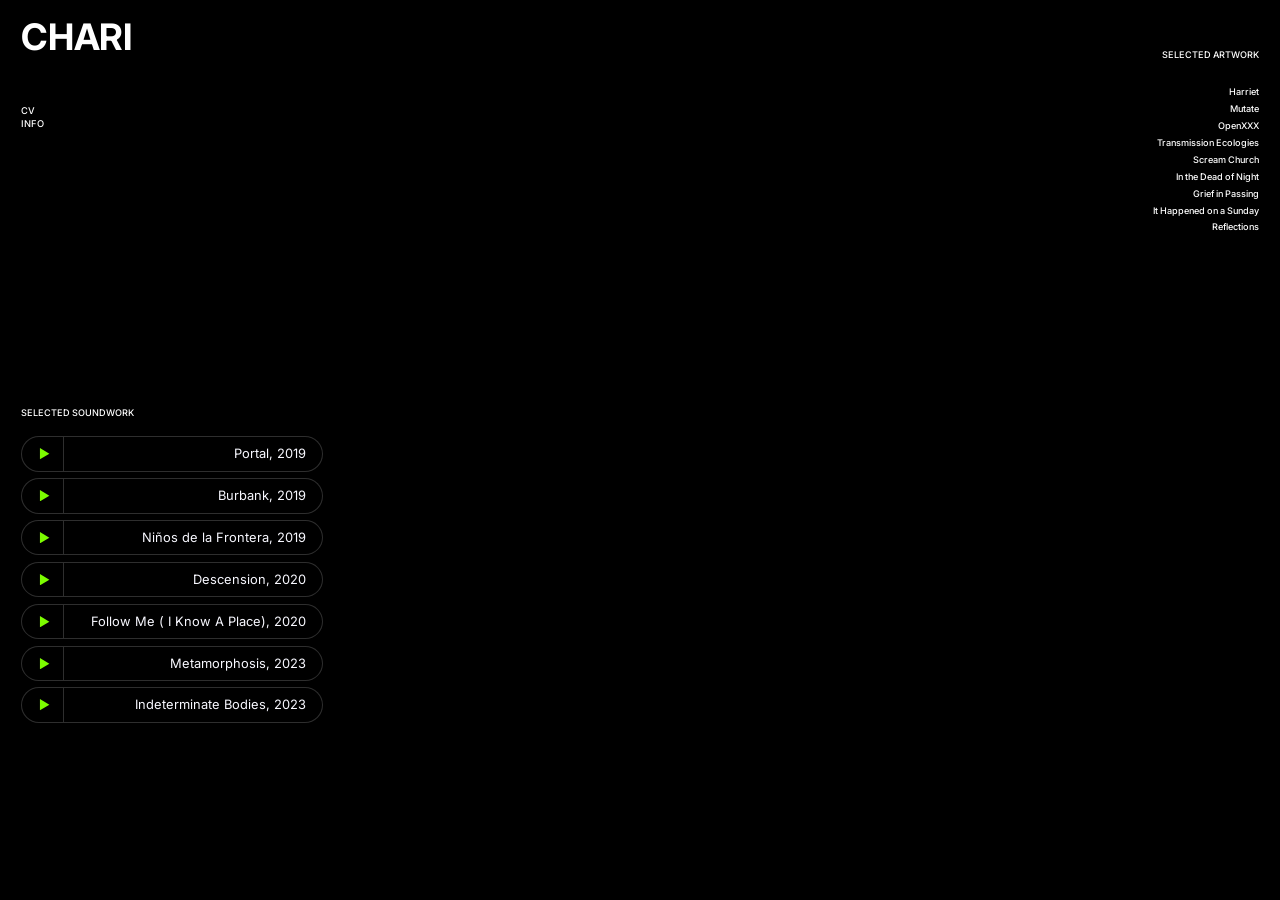
<file: index.html>
<!DOCTYPE html>
<html lang="en">
<head>
	<meta charset="utf-8">
	<meta name="viewport" content="width=device-width, initial-scale=1">
	<title>CHARI</title>
	<meta name="description" content="CHARI Studio">
	<meta property="og:title" content="CHARI">
	<meta property="og:description" content="CHARI Studio">
	<meta property="og:image" content="media/og.jpg">
	<meta name="twitter:card" content="summary_large_image">
	<link rel="icon" href="media/favicon.ico">
	<link rel="preconnect" href="https://fonts.googleapis.com">
	<link rel="preconnect" href="https://fonts.gstatic.com" crossorigin>
	<link rel="stylesheet" href="https://fonts.googleapis.com/css2?family=Inter:ital,wght@0,400;0,500;0,700;1,400;1,500;1,700&display=swap">
	<link rel="stylesheet" href="assets/style.css">
</head>
<body class="home">
	<video id="bgvideo" src="media/orbit.mp4" autoplay muted loop playsinline preload="auto" aria-hidden="true"></video>

	<main class="page">
		<div class="cols" style="--gutter:2rem">
			<div style="--span:3">
				<a class="wordmark" href="./">CHARI</a>
				<div class="nav-small">
					<a href="cv/">CV</a><br>
					<a href="info/">INFO</a>
				</div>
			</div>
			<div style="--span:5"></div>
			<div style="--span:4" class="right artworks">
				<div class="label">SELECTED ARTWORK</div>
				<a href="harriet-1/">Harriet</a><br>
				<a href="mutate/">Mutate</a><br>
				<a href="openxxx/">OpenXXX</a><br>
				<a href="transmission-ecologies/">Transmission Ecologies<br>Scream Church</a><br>
				<a href="inthedeadofthenight/">In the Dead of Night</a><br>
				<a href="grief-in-passing/">Grief in Passing</a><br>
				<a href="it-happened-on-a-sunday/">It Happened on a Sunday</a><br>
				<a href="reflections/">Reflections</a>
			</div>
		</div>

		<div class="cols soundwork" style="--gutter:1rem">
			<div style="--span:3">
				<div class="label">SELECTED SOUNDWORK</div>
				<div data-audio="media/portal.mp3" data-label="Portal, 2019"></div>
				<div data-audio="media/burbank.mp3" data-label="Burbank, 2019"></div>
				<div data-audio="media/ninos-de-la-frontera.mp3" data-label="Niños de la Frontera, 2019"></div>
				<div data-audio="media/descension.mp3" data-label="Descension, 2020"></div>
				<div data-audio="media/follow-me.mp3" data-label="Follow Me ( I Know A Place), 2020"></div>
				<div data-audio="media/metamorphosis.mp3" data-label="Metamorphosis, 2023"></div>
				<div data-audio="media/indeterminate-bodies.mp3" data-label="Indeterminate Bodies, 2023"></div>
			</div>
		</div>
	</main>

	<script src="assets/site.js"></script>
</body>
</html>
</file>
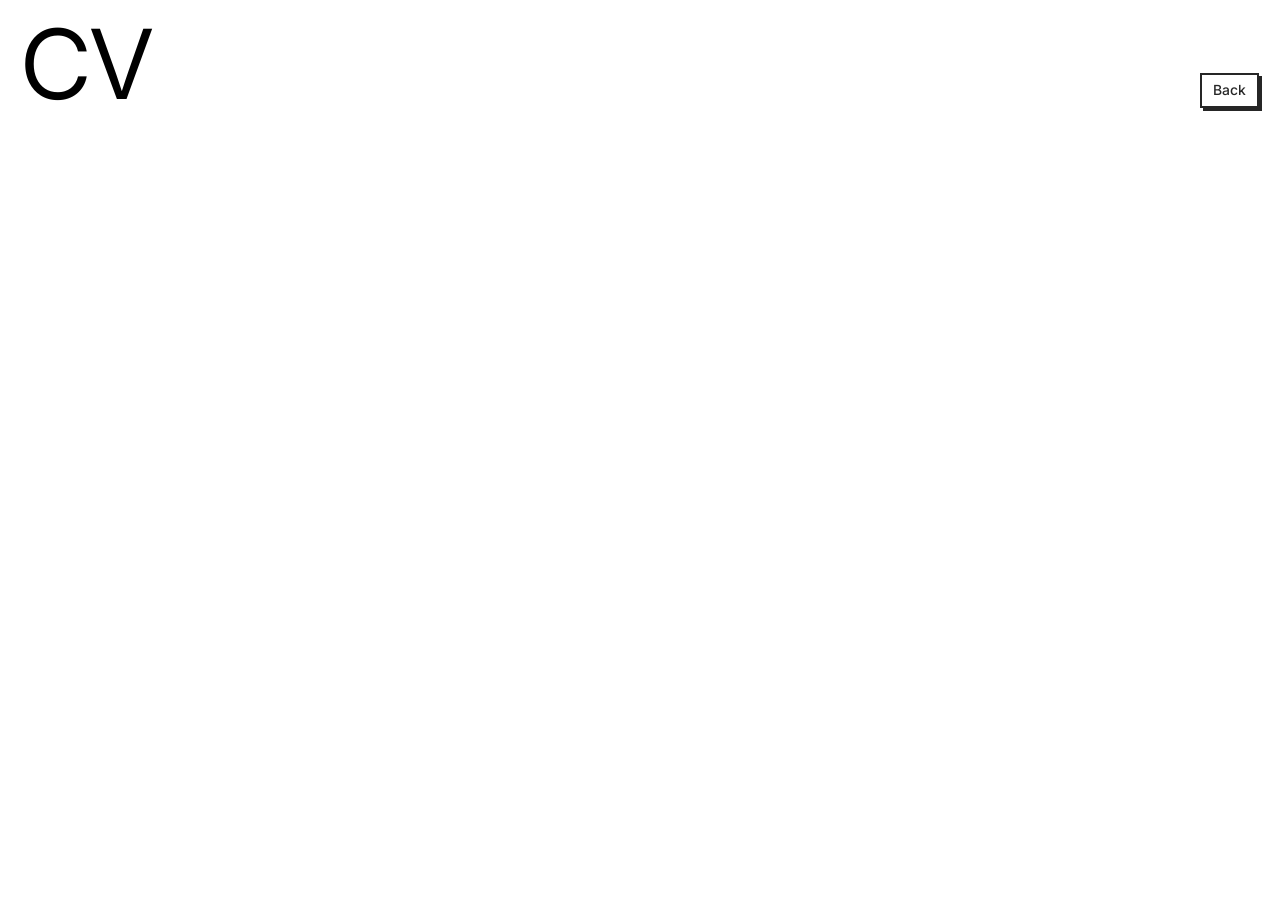
<file: cv/index.html>
<!DOCTYPE html>
<html lang="en">
<head>
	<meta charset="utf-8">
	<meta name="viewport" content="width=device-width, initial-scale=1">
	<title>CV | CHARI</title>
	<meta name="description" content="CHARI Studio">
	<meta property="og:title" content="CV | CHARI">
	<meta property="og:image" content="../media/og.jpg">
	<link rel="icon" href="../media/favicon.ico">
	<link rel="preconnect" href="https://fonts.googleapis.com">
	<link rel="preconnect" href="https://fonts.gstatic.com" crossorigin>
	<link rel="stylesheet" href="https://fonts.googleapis.com/css2?family=Inter:ital,wght@0,400;0,500;0,700;1,400;1,500;1,700&display=swap">
	<link rel="stylesheet" href="../assets/style.css">
</head>
<body class="project">
<main class="page">
<div class="project-title"><h1><b>CV</b></h1><a class="button-5" href="../">Back</a></div>
</main>
	<script src="../assets/site.js"></script>
</body>
</html>
</file>
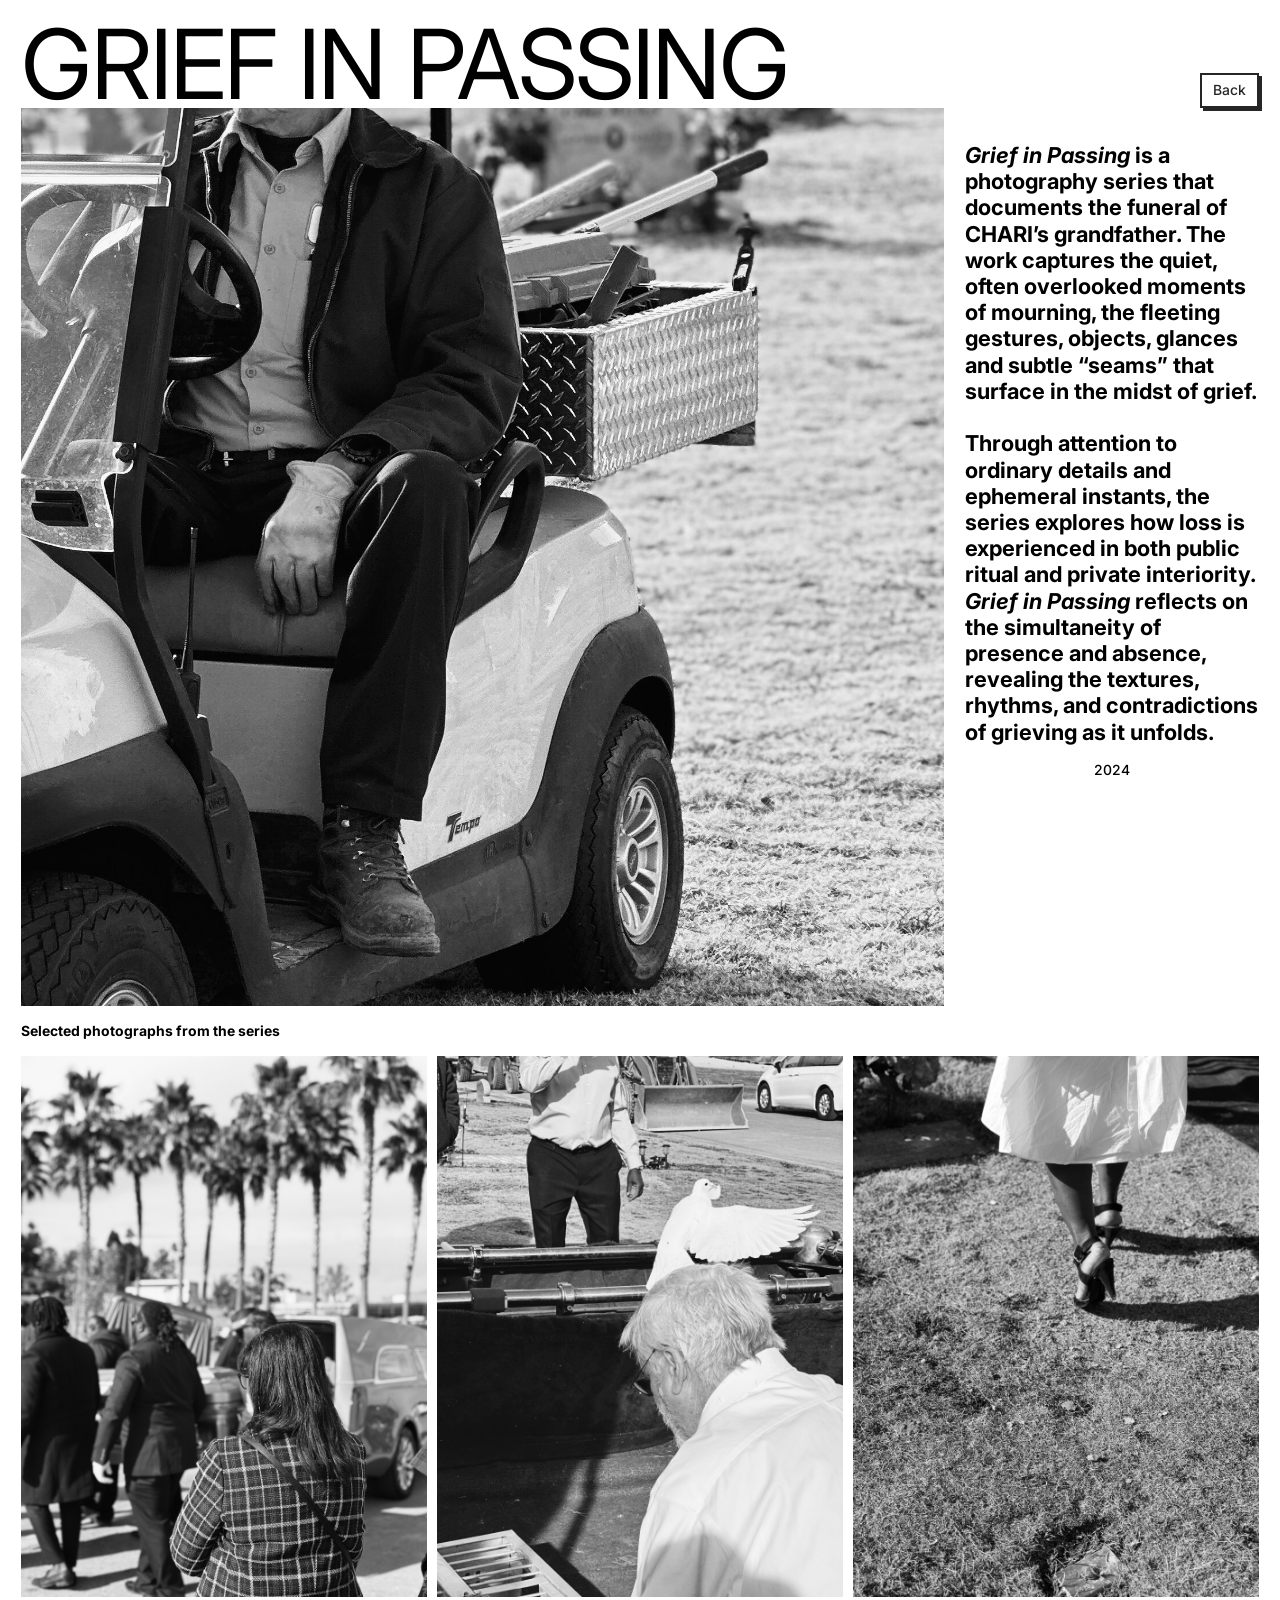
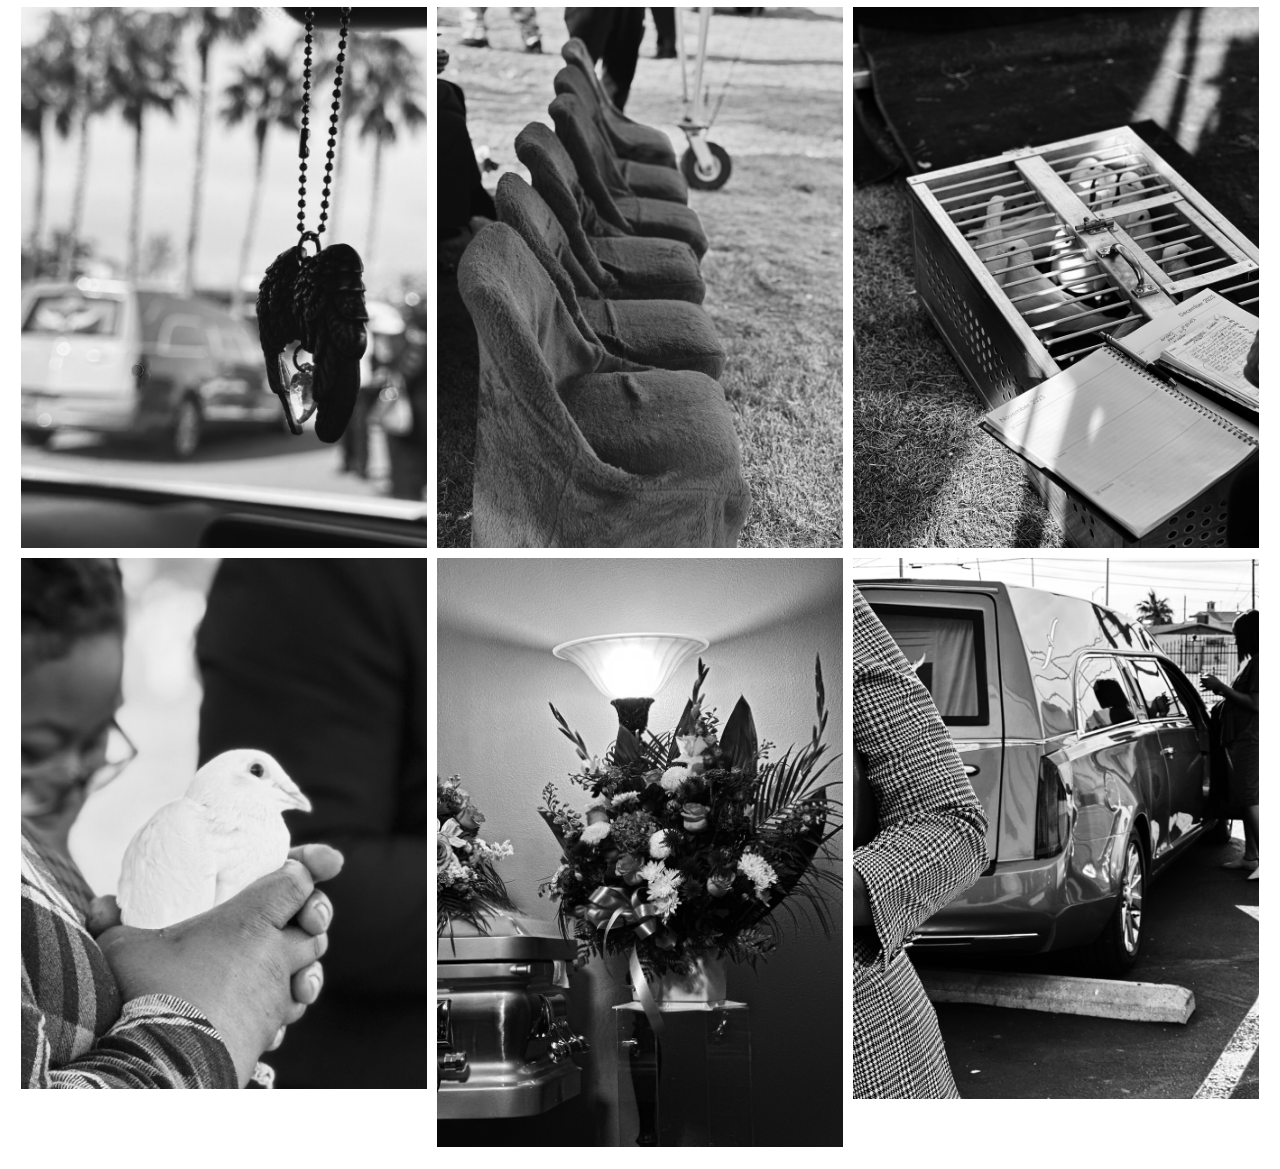
<file: grief-in-passing/index.html>
<!DOCTYPE html>
<html lang="en">
<head>
	<meta charset="utf-8">
	<meta name="viewport" content="width=device-width, initial-scale=1">
	<title>Grief in Passing | CHARI</title>
	<meta name="description" content="CHARI Studio">
	<meta property="og:title" content="Grief in Passing | CHARI">
	<meta property="og:image" content="../media/og.jpg">
	<link rel="icon" href="../media/favicon.ico">
	<link rel="preconnect" href="https://fonts.googleapis.com">
	<link rel="preconnect" href="https://fonts.gstatic.com" crossorigin>
	<link rel="stylesheet" href="https://fonts.googleapis.com/css2?family=Inter:ital,wght@0,400;0,500;0,700;1,400;1,500;1,700&display=swap">
	<link rel="stylesheet" href="../assets/style.css">
</head>
<body class="project">
<main class="page">
<div class="project-title"><h1>GRIEF IN PASSING</h1><a class="button-5" href="../">Back</a></div>
<div class="cols center">
	<div style="--span:9"><img class="media zoomable" src="../media/grief-c59ead1d-c213-413c-a57d-4487a8370bbb.jpg" alt="Photograph from Grief in Passing" loading="lazy"></div>
	<div style="--span:3">
		<br><br>
		<div class="left"><b><span style="font-size:calc(1em * 1.45 * 1.08);display:block"><i>Grief in Passing</i> is a photography series that documents the funeral of CHARI’s grandfather. The work captures the quiet, often overlooked moments of mourning, the fleeting gestures, objects, glances and subtle “seams” that surface in the midst of grief.<br><br>
		Through attention to ordinary details and ephemeral instants, the series explores how loss is experienced in both public ritual and private interiority. <i>Grief in Passing</i> reflects on the simultaneity of presence and absence, revealing the textures, rhythms, and contradictions of grieving as it unfolds. </span></b></div>
		<br>2024
	</div>
</div>
<br>
<b>Selected photographs from the series</b>
<br><br>
<div class="grid-gallery">
	<img class="media zoomable" src="../media/grief-b0b18214-928b-4677-97f2-0afacbcca974.jpg" alt="Photograph from Grief in Passing" loading="lazy">
	<img class="media zoomable" src="../media/grief-30bc76f0-6dc2-4003-9225-9824107d68e2.jpg" alt="Photograph from Grief in Passing" loading="lazy">
	<img class="media zoomable" src="../media/grief-c920bcd1-1cbe-4215-8165-ea25af6a4c8b.jpg" alt="Photograph from Grief in Passing" loading="lazy">
	<img class="media zoomable" src="../media/grief-d42d44ad-ce15-4360-ba21-e17f6d4b96d8.jpg" alt="Photograph from Grief in Passing" loading="lazy">
	<img class="media zoomable" src="../media/grief-8474c6a8-373f-4fca-bf94-28d205acdc2a.jpg" alt="Photograph from Grief in Passing" loading="lazy">
	<img class="media zoomable" src="../media/grief-5813f606-f602-46a2-9a16-c6baeddb2dfc.jpg" alt="Photograph from Grief in Passing" loading="lazy">
	<img class="media zoomable" src="../media/grief-5a50a36a-6fd0-40e3-a6a3-171242c86a12.jpg" alt="Photograph from Grief in Passing" loading="lazy">
	<img class="media zoomable" src="../media/grief-d2df9951-f42f-41f4-856b-764298ac71a6.jpg" alt="Photograph from Grief in Passing" loading="lazy">
	<img class="media zoomable" src="../media/grief-11494803-2350-47be-b5d8-691483cadaf5.jpg" alt="Photograph from Grief in Passing" loading="lazy">
</div>

</main>
	<script src="../assets/site.js"></script>
</body>
</html>
</file>
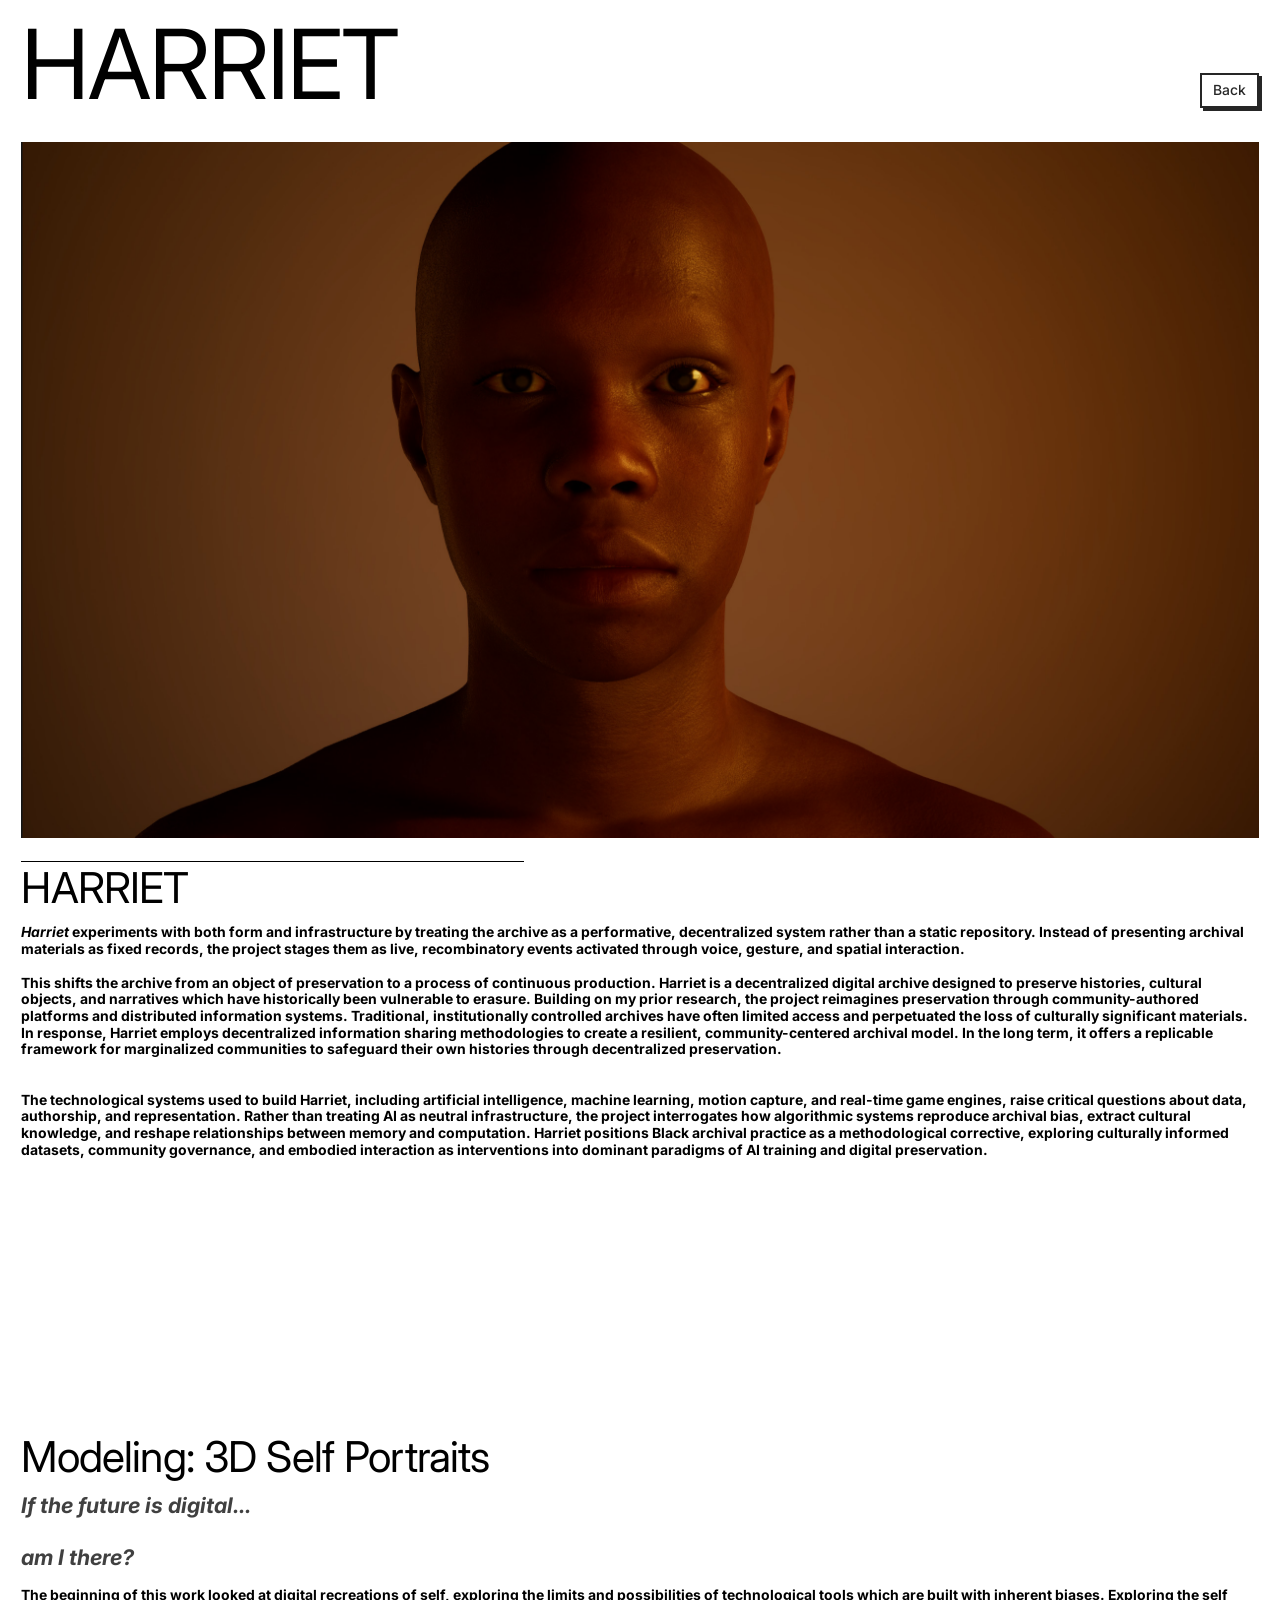
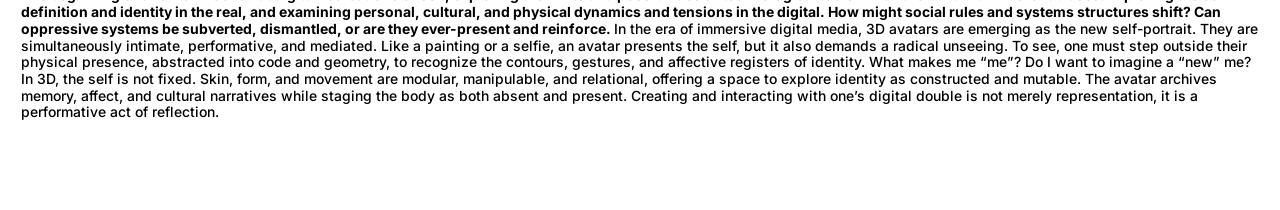
<file: harriet-1/index.html>
<!DOCTYPE html>
<html lang="en">
<head>
	<meta charset="utf-8">
	<meta name="viewport" content="width=device-width, initial-scale=1">
	<title>Harriet | CHARI</title>
	<meta name="description" content="CHARI Studio">
	<meta property="og:title" content="Harriet | CHARI">
	<meta property="og:image" content="../media/og.jpg">
	<link rel="icon" href="../media/favicon.ico">
	<link rel="preconnect" href="https://fonts.googleapis.com">
	<link rel="preconnect" href="https://fonts.gstatic.com" crossorigin>
	<link rel="stylesheet" href="https://fonts.googleapis.com/css2?family=Inter:ital,wght@0,400;0,500;0,700;1,400;1,500;1,700&display=swap">
	<link rel="stylesheet" href="../assets/style.css">
</head>
<body class="project">
<main class="page">
<div class="project-title"><h1><b>HARRIET</b></h1><a class="button-5" href="../">Back</a></div>
<br><br>
<div class="center"><img class="media zoomable" src="../media/harriet-still.png" alt="Still from Harriet" loading="lazy"></div>
<br>
<div class="cols"><div style="--span:5"><hr><h1 style="font-size:calc(9rem * 0.44)"><b>HARRIET</b></h1></div></div>
<br>
<div class="copy" style="font-weight:700">
<i>Harriet</i> experiments with both form and infrastructure by treating the archive as a performative, decentralized system rather than a static repository. Instead of presenting archival materials as fixed records, the project stages them as live, recombinatory events activated through voice, gesture, and spatial interaction.<br><br>
This shifts the archive from an object of preservation to a process of continuous production. Harriet is a decentralized digital archive designed to preserve histories, cultural objects, and narratives which have historically been vulnerable to erasure. Building on my prior research, the project reimagines preservation through community-authored platforms and distributed information systems. Traditional, institutionally controlled archives have often limited access and perpetuated the loss of culturally significant materials. In response, Harriet employs decentralized information sharing methodologies to create a resilient, community-centered archival model. In the long term, it offers a replicable framework for marginalized communities to safeguard their own histories through decentralized preservation.<br><br><br>
The technological systems used to build Harriet, including artificial intelligence, machine learning, motion capture, and real-time game engines, raise critical questions about data, authorship, and representation. Rather than treating AI as neutral infrastructure, the project interrogates how algorithmic systems reproduce archival bias, extract cultural knowledge, and reshape relationships between memory and computation. Harriet positions Black archival practice as a methodological corrective, exploring culturally informed datasets, community governance, and embodied interaction as interventions into dominant paradigms of AI training and digital preservation.
</div>
<br><br>
<div style="display:flex;gap:1rem;flex-wrap:wrap">
	<div style="width:31.6%"><video class="media" src="../media/closeup.mp4" autoplay loop muted playsinline preload="metadata"></video></div>
	<div style="width:31.7%"><video class="media" src="../media/blue.mp4" autoplay loop muted playsinline preload="metadata"></video></div>
	<div style="width:31.6%"><video class="media" src="../media/orange.mp4" autoplay loop muted playsinline preload="metadata"></video></div>
</div>
<br><br><br>
<h1 style="font-size:calc(9rem * 0.44)"><b>Modeling: 3D Self Portraits</b></h1>
<br>
<h2><b><i>If the future is digital...<br><br>am I there?</i></b></h2>
<br>
<div class="copy"><b>The beginning of this work looked at digital recreations of self, exploring the limits and possibilities of technological tools which are built with inherent biases. Exploring the self definition and identity in the real, and examining personal, cultural, and physical dynamics and tensions in the digital. How might social rules and systems structures shift? Can oppressive systems be subverted, dismantled, or are they ever-present and reinforce. </b>In the era of immersive digital media, 3D avatars are emerging as the new self-portrait. They are simultaneously intimate, performative, and mediated. Like a painting or a selfie, an avatar presents the self, but it also demands a radical unseeing. To see, one must step outside their physical presence, abstracted into code and geometry, to recognize the contours, gestures, and affective registers of identity. What makes me “me”? Do I want to imagine a “new” me? In 3D, the self is not fixed. Skin, form, and movement are modular, manipulable, and relational, offering a space to explore identity as constructed and mutable. The avatar archives memory, affect, and cultural narratives while staging the body as both absent and present. Creating and interacting with one’s digital double is not merely representation, it is a performative act of reflection.</div>
<br><br><br><br>

</main>
	<script src="../assets/site.js"></script>
</body>
</html>
</file>
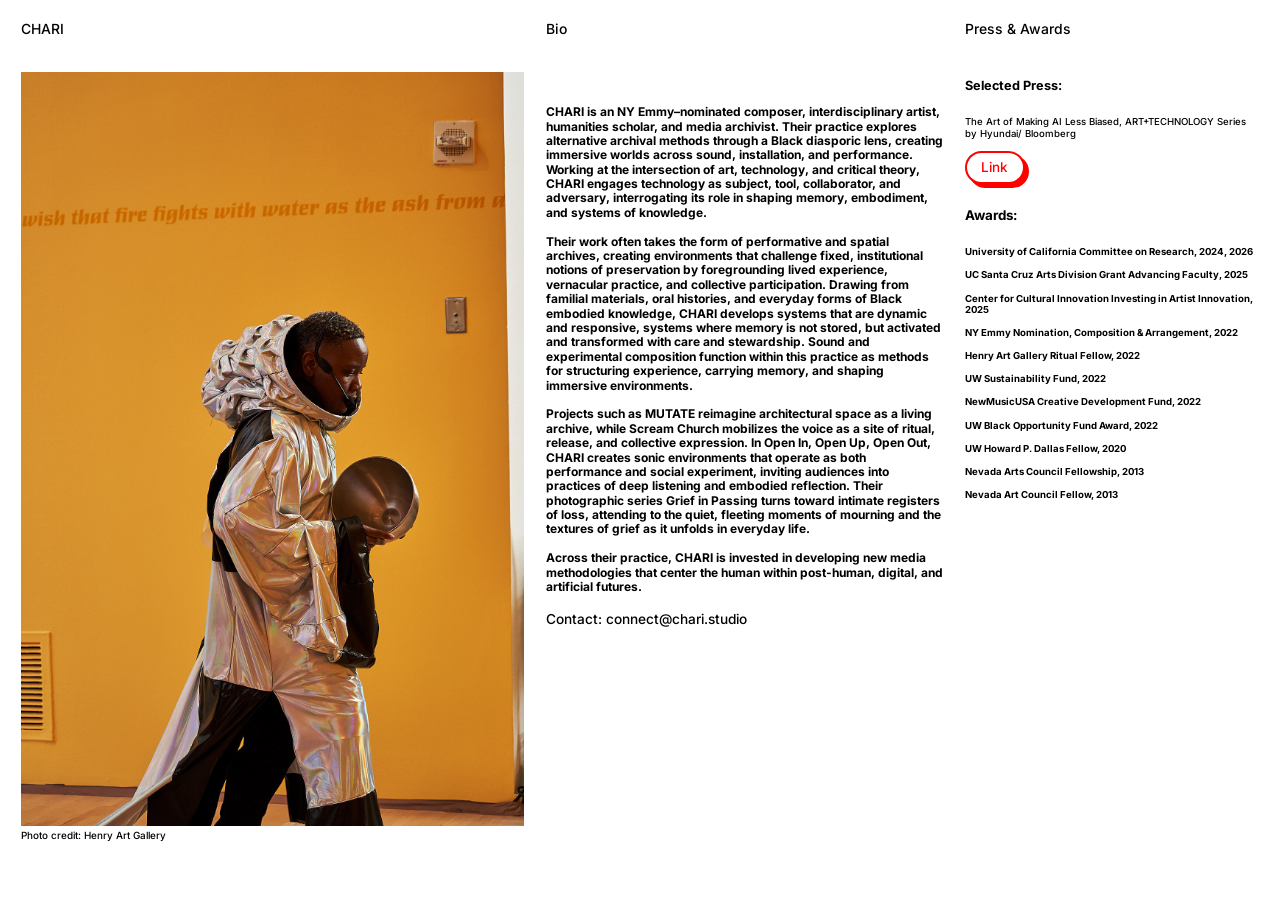
<file: info/index.html>
<!DOCTYPE html>
<html lang="en">
<head>
	<meta charset="utf-8">
	<meta name="viewport" content="width=device-width, initial-scale=1">
	<title>Info | CHARI</title>
	<meta name="description" content="CHARI is an NY Emmy nominated composer, interdisciplinary artist, humanities scholar, and media archivist.">
	<meta property="og:title" content="Info | CHARI">
	<meta property="og:image" content="../media/og.jpg">
	<link rel="icon" href="../media/favicon.ico">
	<link rel="preconnect" href="https://fonts.googleapis.com">
	<link rel="preconnect" href="https://fonts.gstatic.com" crossorigin>
	<link rel="stylesheet" href="https://fonts.googleapis.com/css2?family=Inter:ital,wght@0,400;0,500;0,700;1,400;1,500;1,700&display=swap">
	<link rel="stylesheet" href="../assets/style.css">
</head>
<body class="project">
<main class="page">

<div class="cols" style="--gutter:2rem">
	<div style="--span:3">CHARI</div>
	<div style="--span:2"></div>
	<div style="--span:4">Bio</div>
	<div style="--span:3">Press &amp; Awards</div>
</div>
<br>
<div class="cols" style="--gutter:2rem">
	<div style="--span:5">
		<br>
		<img class="media zoomable" src="../media/henry-0137.jpg" alt="CHARI performing at the Henry Art Gallery" loading="lazy">
		<span class="fs caption-small">Photo credit: Henry Art Gallery</span>
	</div>
	<div style="--span:4">
		<br><br><br>
		<p class="fs" style="--s:0.86;font-weight:700;margin:0">CHARI is an NY Emmy–nominated composer, interdisciplinary artist, humanities scholar, and media archivist. Their practice explores alternative archival methods through a Black diasporic lens, creating immersive worlds across sound, installation, and performance. Working at the intersection of art, technology, and critical theory, CHARI engages technology as subject, tool, collaborator, and adversary, interrogating its role in shaping memory, embodiment, and systems of knowledge.<br><br>
		Their work often takes the form of performative and spatial archives, creating environments that challenge fixed, institutional notions of preservation by foregrounding lived experience, vernacular practice, and collective participation. Drawing from familial materials, oral histories, and everyday forms of Black embodied knowledge, CHARI develops systems that are dynamic and responsive, systems where memory is not stored, but activated and transformed with care and stewardship. Sound and experimental composition function within this practice as methods for structuring experience, carrying memory, and shaping immersive environments.<br><br>
		Projects such as MUTATE reimagine architectural space as a living archive, while Scream Church mobilizes the voice as a site of ritual, release, and collective expression. In Open In, Open Up, Open Out, CHARI creates sonic environments that operate as both performance and social experiment, inviting audiences into practices of deep listening and embodied reflection. Their photographic series Grief in Passing turns toward intimate registers of loss, attending to the quiet, fleeting moments of mourning and the textures of grief as it unfolds in everyday life.<br><br>
		Across their practice, CHARI is invested in developing new media methodologies that center the human within post-human, digital, and artificial futures.</p>
		<br>
		<p class="fs" style="--s:0.98;margin:0">Contact: <a href="mailto:connect@chari.studio">connect@chari.studio</a></p>
	</div>
	<div style="--span:3" class="fs">
		<div style="font-size:0.69em;font-weight:700">
			<br><br>
			<span style="font-size:1.32em">Selected Press:</span><br><br><br>
			<span style="font-weight:500">The Art of Making AI Less Biased, ART+TECHNOLOGY Series by Hyundai/ Bloomberg</span><br><br>
			<span class="button-7" style="font-size:1.4em">Link</span><br><br><br>
			<span style="font-size:1.39em">Awards:</span><br><br><br>
			University of California Committee on Research, 2024, 2026<br><br>
			UC Santa Cruz Arts Division Grant Advancing Faculty, 2025<br><br>
			Center for Cultural Innovation Investing in Artist Innovation, 2025<br><br>
			NY Emmy Nomination, Composition &amp; Arrangement, 2022<br><br>
			Henry Art Gallery Ritual Fellow, 2022<br><br>
			UW Sustainability Fund, 2022<br><br>
			NewMusicUSA Creative Development Fund, 2022<br><br>
			UW Black Opportunity Fund Award, 2022<br><br>
			UW Howard P. Dallas Fellow, 2020<br><br>
			Nevada Arts Council Fellowship, 2013<br><br>
			Nevada Art Council Fellow, 2013
		</div>
	</div>
</div>

</main>
	<script src="../assets/site.js"></script>
</body>
</html>
</file>
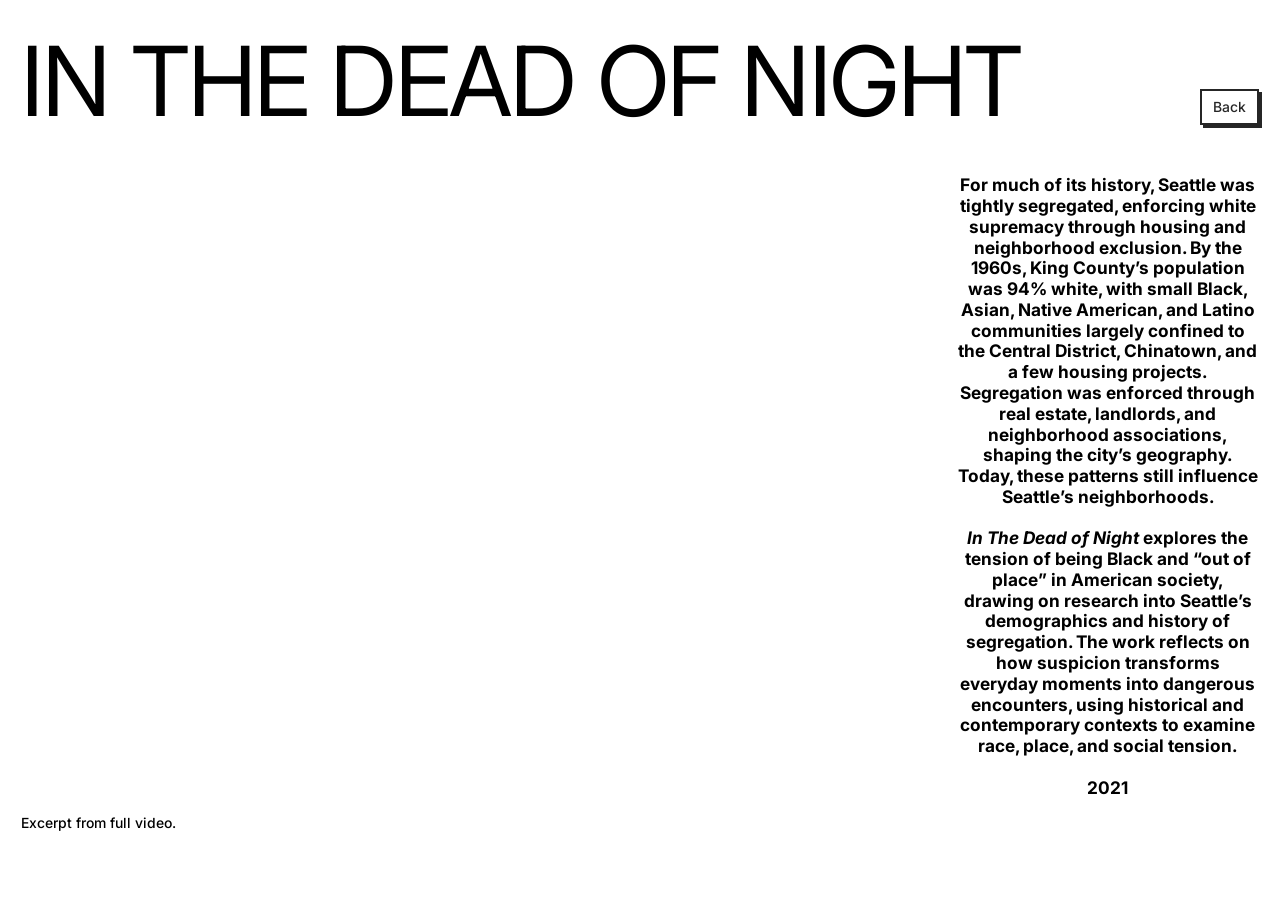
<file: inthedeadofthenight/index.html>
<!DOCTYPE html>
<html lang="en">
<head>
	<meta charset="utf-8">
	<meta name="viewport" content="width=device-width, initial-scale=1">
	<title>In the Dead of Night | CHARI</title>
	<meta name="description" content="CHARI Studio">
	<meta property="og:title" content="In the Dead of Night | CHARI">
	<meta property="og:image" content="../media/og.jpg">
	<link rel="icon" href="../media/favicon.ico">
	<link rel="preconnect" href="https://fonts.googleapis.com">
	<link rel="preconnect" href="https://fonts.gstatic.com" crossorigin>
	<link rel="stylesheet" href="https://fonts.googleapis.com/css2?family=Inter:ital,wght@0,400;0,500;0,700;1,400;1,500;1,700&display=swap">
	<link rel="stylesheet" href="../assets/style.css">
</head>
<body class="project">
<main class="page">
<br>
<div class="project-title"><h1><b>IN THE DEAD OF NIGHT</b></h1><a class="button-5" href="../">Back</a></div>
<br><br>
<div class="cols" style="--gutter:1rem">
	<div style="--span:9"><video class="media" src="../media/callthepolice.mp4" autoplay loop muted playsinline preload="metadata"></video></div>
	<div style="--span:3" class="copy center">
		<br>
		<b class="fs" style="--s:1.24;display:block">For much of its history, Seattle was tightly segregated, enforcing white supremacy through housing and neighborhood exclusion. By the 1960s, King County’s population was 94% white, with small Black, Asian, Native American, and Latino communities largely confined to the Central District, Chinatown, and a few housing projects. Segregation was enforced through real estate, landlords, and neighborhood associations, shaping the city’s geography. Today, these patterns still influence Seattle’s neighborhoods.<br><br>
		<i>In The Dead of Night</i> explores the tension of being Black and “out of place” in American society, drawing on research into Seattle’s demographics and history of segregation. The work reflects on how suspicion transforms everyday moments into dangerous encounters, using historical and contemporary contexts to examine race, place, and social tension.<br><br>
		2021</b>
	</div>
</div>
<br>
Excerpt from full video.
<br><br>

</main>
	<script src="../assets/site.js"></script>
</body>
</html>
</file>
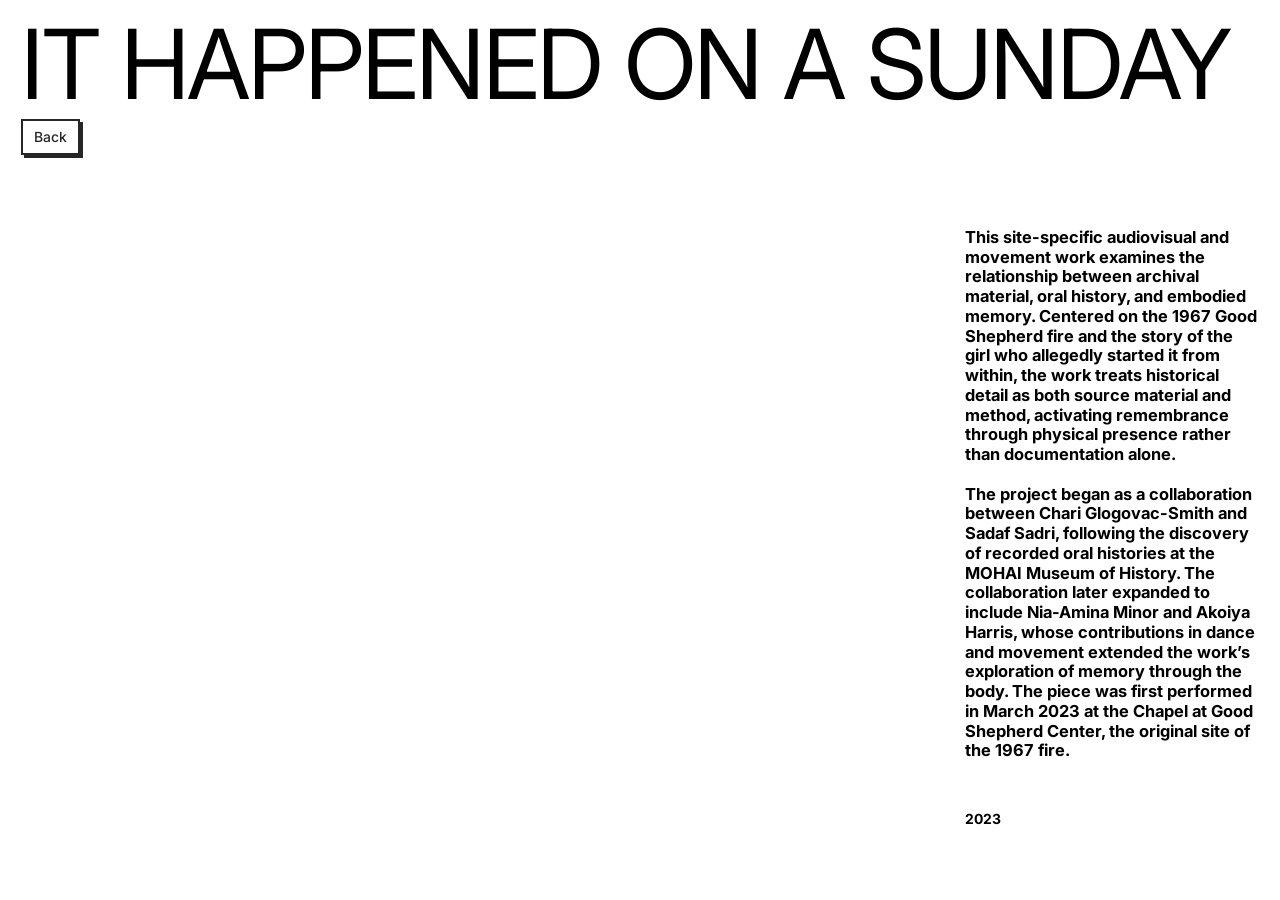
<file: it-happened-on-a-sunday/index.html>
<!DOCTYPE html>
<html lang="en">
<head>
	<meta charset="utf-8">
	<meta name="viewport" content="width=device-width, initial-scale=1">
	<title>It Happened on a Sunday | CHARI</title>
	<meta name="description" content="CHARI Studio">
	<meta property="og:title" content="It Happened on a Sunday | CHARI">
	<meta property="og:image" content="../media/og.jpg">
	<link rel="icon" href="../media/favicon.ico">
	<link rel="preconnect" href="https://fonts.googleapis.com">
	<link rel="preconnect" href="https://fonts.gstatic.com" crossorigin>
	<link rel="stylesheet" href="https://fonts.googleapis.com/css2?family=Inter:ital,wght@0,400;0,500;0,700;1,400;1,500;1,700&display=swap">
	<link rel="stylesheet" href="../assets/style.css">
</head>
<body class="project">
<main class="page">
<div class="project-title"><h1><b>IT HAPPENED ON A SUNDAY</b></h1><a class="button-5" href="../">Back</a></div>
<br><br>
<div class="cols">
	<div style="--span:9"><div class="embed"><iframe src="https://www.youtube-nocookie.com/embed/Yo6wqMoCEtk" title="It Happened on a Sunday" allow="accelerometer; autoplay; clipboard-write; encrypted-media; gyroscope; picture-in-picture" allowfullscreen loading="lazy"></iframe></div></div>
	<div style="--span:3" class="copy">
		<b class="fs" style="--s:1.18;display:block"><br><br>
		This site-specific audiovisual and movement work examines the relationship between archival material, oral history, and embodied memory. Centered on the 1967 Good Shepherd fire and the story of the girl who allegedly started it from within, the work treats historical detail as both source material and method, activating remembrance through physical presence rather than documentation alone.<br><br>
		The project began as a collaboration between Chari Glogovac-Smith and Sadaf Sadri, following the discovery of recorded oral histories at the MOHAI Museum of History. The collaboration later expanded to include Nia-Amina Minor and Akoiya Harris, whose contributions in dance and movement extended the work’s exploration of memory through the body. The piece was first performed in March 2023 at the Chapel at Good Shepherd Center, the original site of the 1967 fire.</b>
		<br><br><br><b>2023</b>
	</div>
</div>
<br>

</main>
	<script src="../assets/site.js"></script>
</body>
</html>
</file>
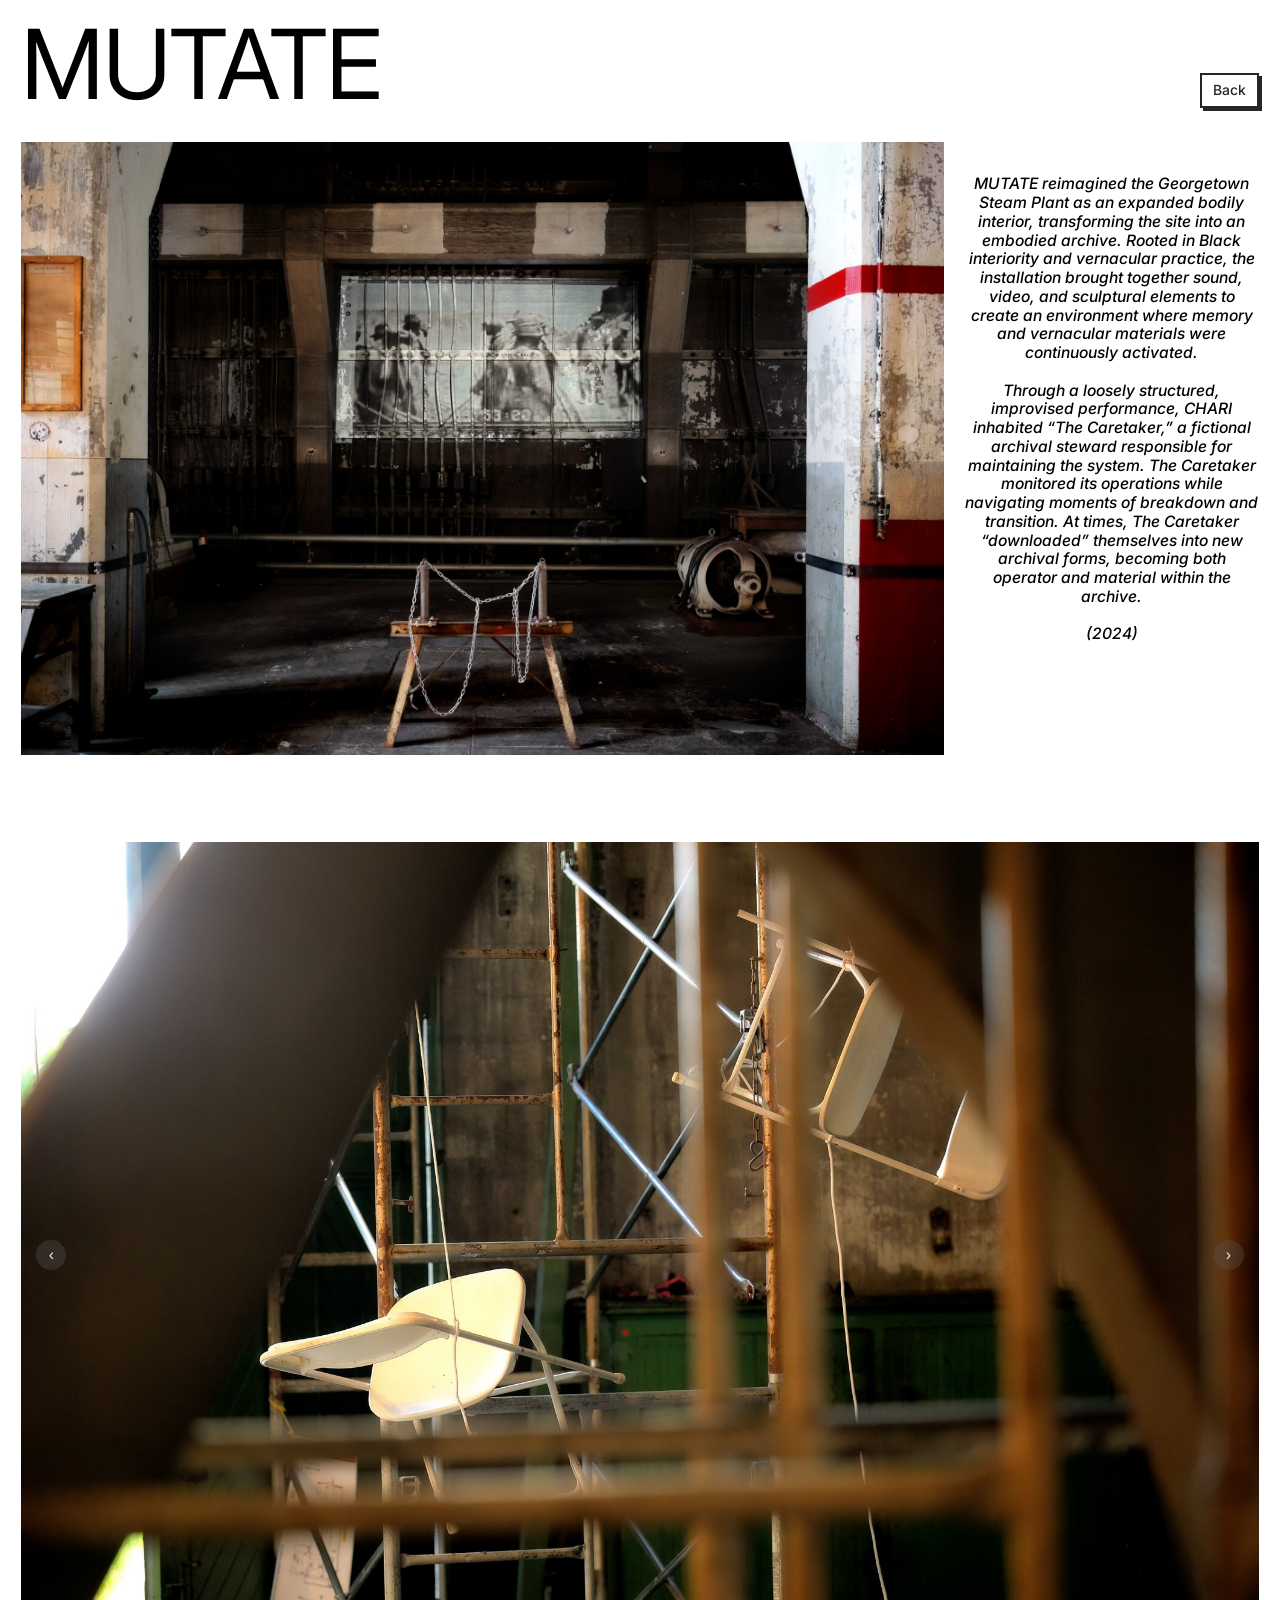
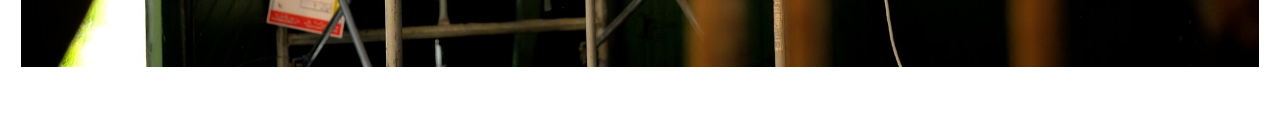
<file: mutate/index.html>
<!DOCTYPE html>
<html lang="en">
<head>
	<meta charset="utf-8">
	<meta name="viewport" content="width=device-width, initial-scale=1">
	<title>MUTATE | CHARI</title>
	<meta name="description" content="CHARI Studio">
	<meta property="og:title" content="MUTATE | CHARI">
	<meta property="og:image" content="../media/og.jpg">
	<link rel="icon" href="../media/favicon.ico">
	<link rel="preconnect" href="https://fonts.googleapis.com">
	<link rel="preconnect" href="https://fonts.gstatic.com" crossorigin>
	<link rel="stylesheet" href="https://fonts.googleapis.com/css2?family=Inter:ital,wght@0,400;0,500;0,700;1,400;1,500;1,700&display=swap">
	<link rel="stylesheet" href="../assets/style.css">
</head>
<body class="project">
<main class="page">
<div class="project-title"><h1><b>MUTATE</b></h1><a class="button-5" href="../">Back</a></div>
<br><br>
<div class="cols center">
	<div style="--span:9"><img class="media zoomable" src="../media/mutate-3.jpg" alt="MUTATE installation at the Georgetown Steam Plant" loading="lazy"></div>
	<div style="--span:3" class="copy">
		<br><br>
		<i class="fs" style="--s:1.12;display:block">MUTATE reimagined the Georgetown Steam Plant as an expanded bodily interior, transforming the site into an embodied archive. Rooted in Black interiority and vernacular practice, the installation brought together sound, video, and sculptural elements to create an environment where memory and vernacular materials were continuously activated.<br><br>
		Through a loosely structured, improvised performance, CHARI inhabited “The Caretaker,” a fictional archival steward responsible for maintaining the system. The Caretaker monitored its operations while navigating moments of breakdown and transition. At times, The Caretaker “downloaded” themselves into new archival forms, becoming both operator and material within the archive.<br><br>
		(2024)</i>
		<br>
		<div class="embed"><iframe src="https://player.vimeo.com/video/959246222" title="MUTATE" allow="autoplay; fullscreen; picture-in-picture" allowfullscreen loading="lazy"></iframe></div>
	</div>
</div>
<br>
<div class="slideshow">
	<img class="slide" src="../media/mutate-IANO_20240524_185403_Z71_2363_fPS.jpg" alt="MUTATE at the Georgetown Steam Plant" loading="lazy">
	<img class="slide" src="../media/mutate-IANO_20240524_184422_Z62_0968_fPS.jpg" alt="MUTATE at the Georgetown Steam Plant" loading="lazy">
	<img class="slide" src="../media/mutate-IANO_20240524_184356_Z62_0966_fPS.jpg" alt="MUTATE at the Georgetown Steam Plant" loading="lazy">
	<img class="slide" src="../media/mutate-IANO_20240524_183357_Z62_0939_fPS.jpg" alt="MUTATE at the Georgetown Steam Plant" loading="lazy">
	<img class="slide" src="../media/mutate-8.jpg" alt="MUTATE at the Georgetown Steam Plant" loading="lazy">
	<img class="slide" src="../media/mutate-12.jpg" alt="MUTATE at the Georgetown Steam Plant" loading="lazy">
	<img class="slide" src="../media/mutate-14.jpg" alt="MUTATE at the Georgetown Steam Plant" loading="lazy">
	<img class="slide" src="../media/mutate-IANO_20240524_194317_Z71_2391_fPS.jpg" alt="MUTATE at the Georgetown Steam Plant" loading="lazy">
	<img class="slide" src="../media/mutate-15.jpg" alt="MUTATE at the Georgetown Steam Plant" loading="lazy">
	<img class="slide" src="../media/mutate-11.jpg" alt="MUTATE at the Georgetown Steam Plant" loading="lazy">
	<img class="slide" src="../media/mutate-5.jpg" alt="MUTATE at the Georgetown Steam Plant" loading="lazy">
	<img class="slide" src="../media/mutate-9.jpg" alt="MUTATE at the Georgetown Steam Plant" loading="lazy">
	<img class="slide" src="../media/mutate-17.jpg" alt="MUTATE at the Georgetown Steam Plant" loading="lazy">
	<img class="slide" src="../media/mutate-13.jpg" alt="MUTATE at the Georgetown Steam Plant" loading="lazy">
</div>
<br><br>

</main>
	<script src="../assets/site.js"></script>
</body>
</html>
</file>
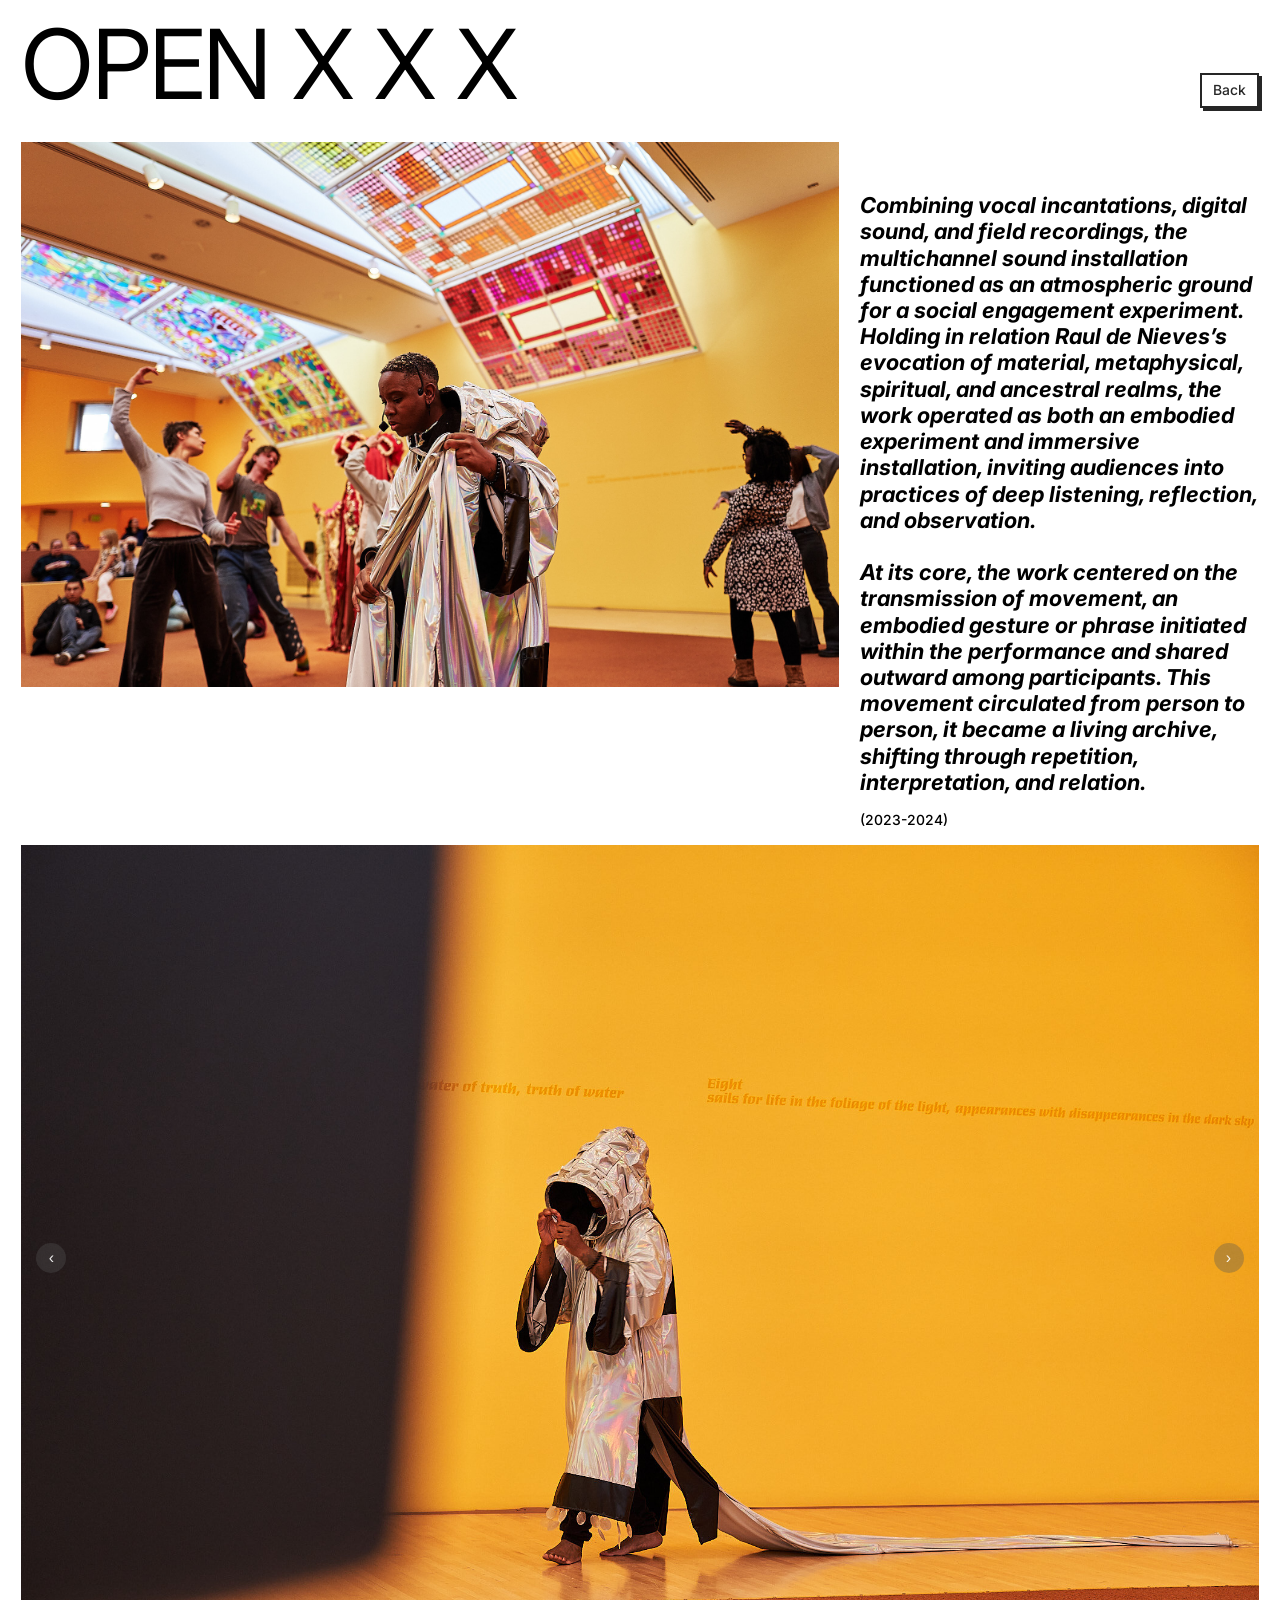
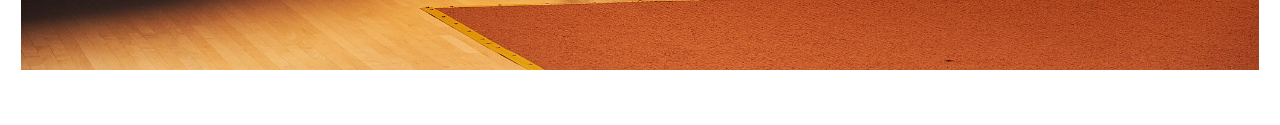
<file: openxxx/index.html>
<!DOCTYPE html>
<html lang="en">
<head>
	<meta charset="utf-8">
	<meta name="viewport" content="width=device-width, initial-scale=1">
	<title>Openxxx | CHARI</title>
	<meta name="description" content="CHARI Studio">
	<meta property="og:title" content="Openxxx | CHARI">
	<meta property="og:image" content="../media/og.jpg">
	<link rel="icon" href="../media/favicon.ico">
	<link rel="preconnect" href="https://fonts.googleapis.com">
	<link rel="preconnect" href="https://fonts.gstatic.com" crossorigin>
	<link rel="stylesheet" href="https://fonts.googleapis.com/css2?family=Inter:ital,wght@0,400;0,500;0,700;1,400;1,500;1,700&display=swap">
	<link rel="stylesheet" href="../assets/style.css">
</head>
<body class="project">
<main class="page">
<div class="project-title"><h1>OPEN X X X</h1><a class="button-5" href="../">Back</a></div>
<br><br>
<div class="cols center">
	<div style="--span:8"><img class="media zoomable" src="../media/openxxx-0272.jpg" alt="OPEN X X X installation at the Henry Art Gallery" loading="lazy"></div>
	<div style="--span:4" class="left copy">
		<br><br><br>
		<b><i class="fs" style="--s:1.566;display:block;font-size:calc(1em * 1.45 * 1.08)">Combining vocal incantations, digital sound, and field recordings, the multichannel sound installation functioned as an atmospheric ground for a social engagement experiment. Holding in relation Raul de Nieves’s evocation of material, metaphysical, spiritual, and ancestral realms, the work operated as both an embodied experiment and immersive installation, inviting audiences into practices of deep listening, reflection, and observation.<br><br>
		At its core, the work centered on the transmission of movement, an embodied gesture or phrase initiated within the performance and shared outward among participants. This movement circulated from person to person, it became a living archive, shifting through repetition, interpretation, and relation.</i></b>
		<br>(2023-2024)
	</div>
</div>
<br>
<div class="slideshow">
	<img class="slide" src="../media/openxxx-0283.jpg" alt="OPEN X X X performance" loading="lazy">
	<img class="slide" src="../media/openxxx-0184.jpg" alt="OPEN X X X performance" loading="lazy">
	<img class="slide" src="../media/openxxx-0298.jpg" alt="OPEN X X X performance" loading="lazy">
</div>
<br><br>

</main>
	<script src="../assets/site.js"></script>
</body>
</html>
</file>
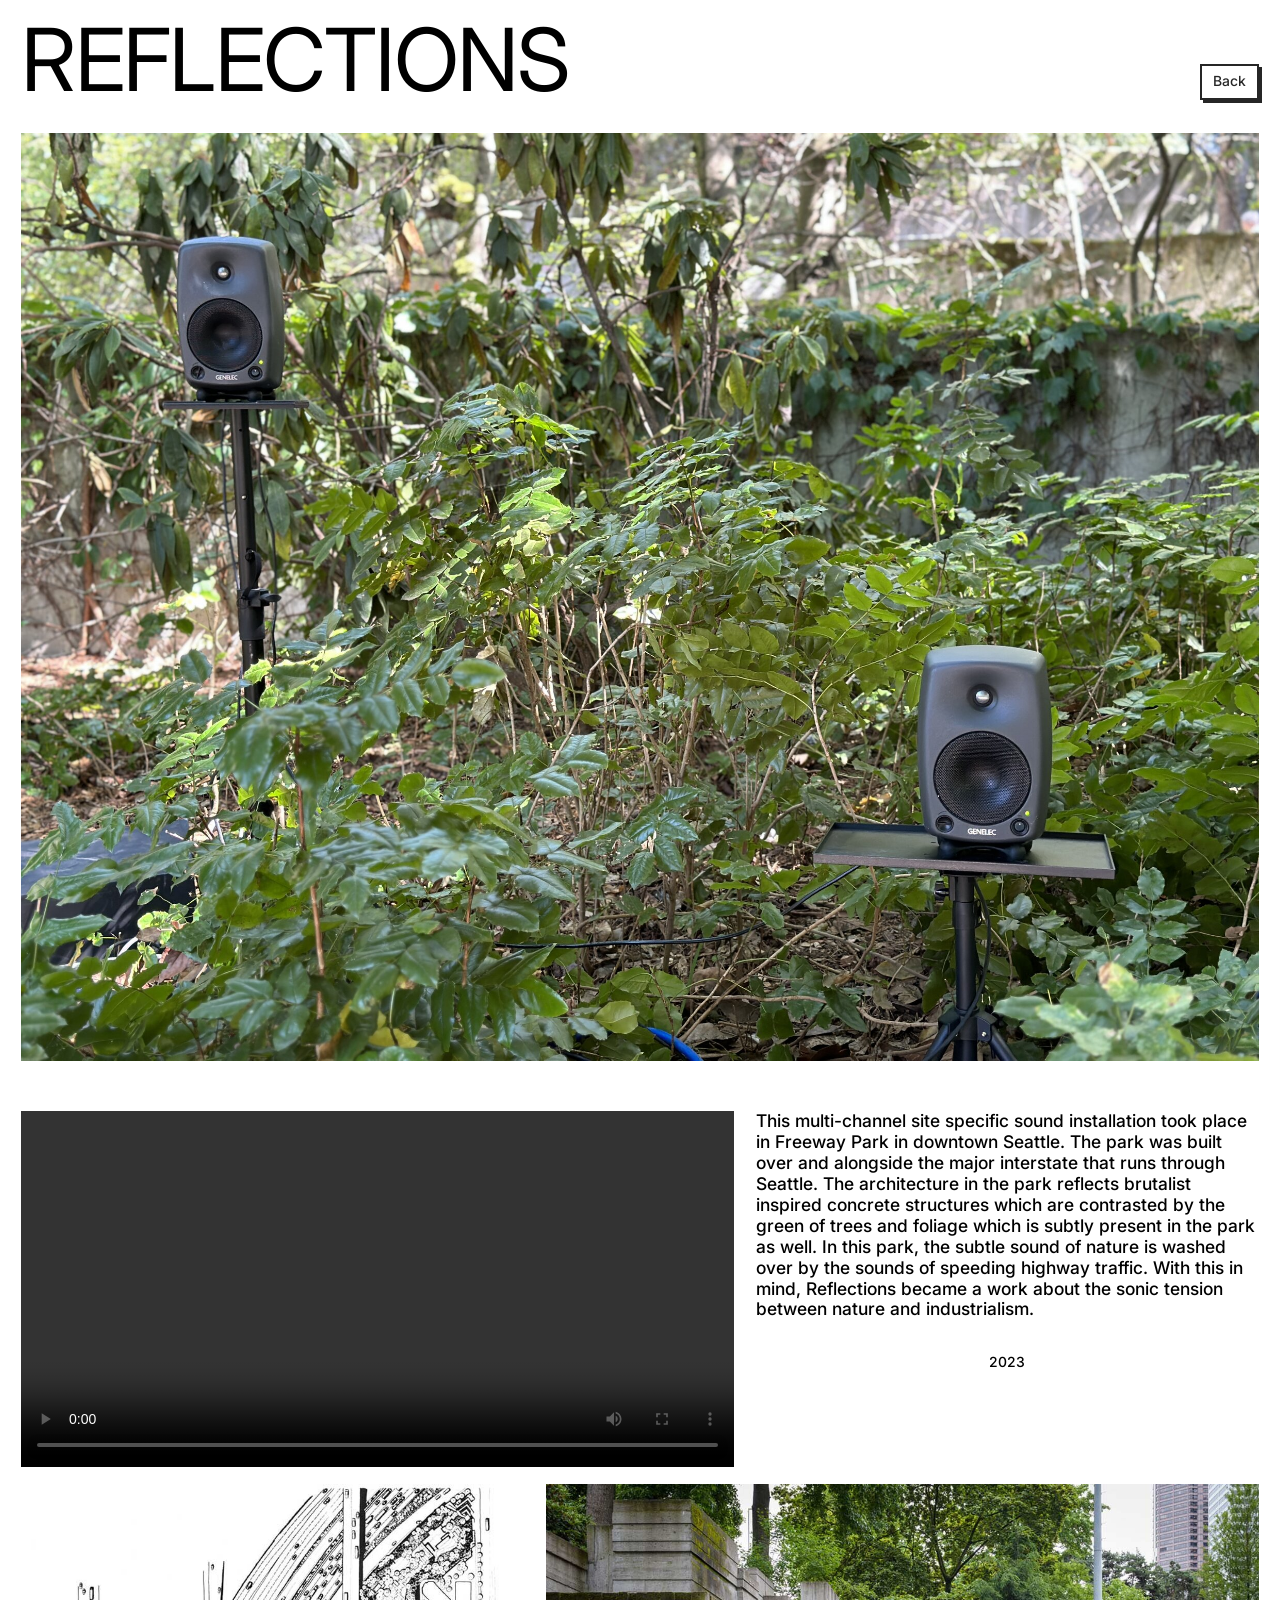
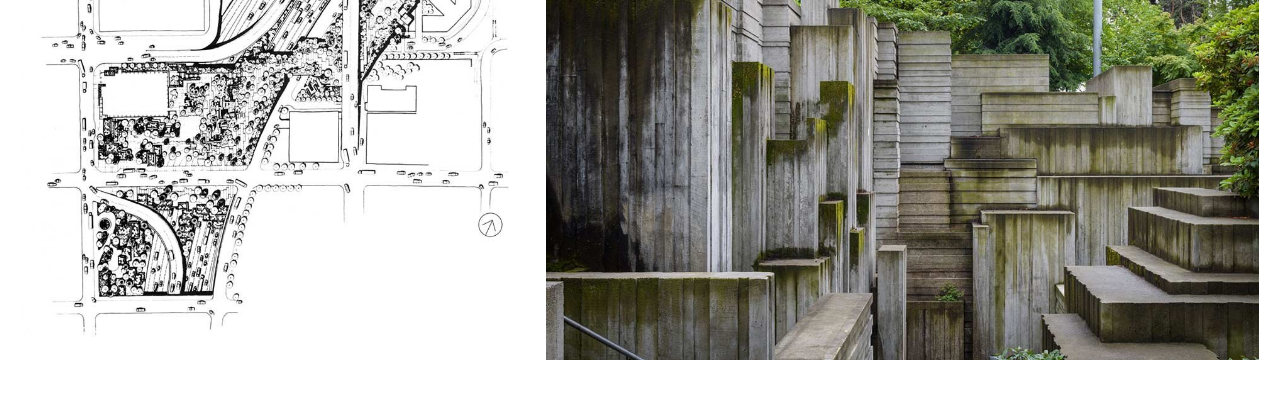
<file: reflections/index.html>
<!DOCTYPE html>
<html lang="en">
<head>
	<meta charset="utf-8">
	<meta name="viewport" content="width=device-width, initial-scale=1">
	<title>Reflections | CHARI</title>
	<meta name="description" content="CHARI Studio">
	<meta property="og:title" content="Reflections | CHARI">
	<meta property="og:image" content="../media/og.jpg">
	<link rel="icon" href="../media/favicon.ico">
	<link rel="preconnect" href="https://fonts.googleapis.com">
	<link rel="preconnect" href="https://fonts.gstatic.com" crossorigin>
	<link rel="stylesheet" href="https://fonts.googleapis.com/css2?family=Inter:ital,wght@0,400;0,500;0,700;1,400;1,500;1,700&display=swap">
	<link rel="stylesheet" href="../assets/style.css">
</head>
<body class="project">
<main class="page">
<div class="project-title"><h1 style="font-size:calc(9rem * 0.9)"><b>REFLECTIONS</b></h1><a class="button-5" href="../">Back</a></div>
<br><br>
<img class="media zoomable" src="../media/reflections-img_2869.jpg" alt="Reflections installation in Freeway Park, Seattle" loading="lazy">
<br><br><br>
<div class="cols center">
	<div style="--span:7"><video class="media" src="../media/reflections.mp4" controls preload="metadata"></video></div>
	<div style="--span:5">
		<div class="left fs" style="--s:1.25">This multi-channel site specific sound installation took place in Freeway Park in downtown Seattle. The park was built over and alongside the major interstate that runs through Seattle. The architecture in the park reflects brutalist inspired concrete structures which are contrasted by the green of trees and foliage which is subtly present in the park as well. In this park, the subtle sound of nature is washed over by the sounds of speeding highway traffic. With this in mind, Reflections became a work about the sonic tension between nature and industrialism.</div>
		<br><br>2023
	</div>
</div>
<br>
<div class="cols">
	<div style="--span:5"><img class="media zoomable" src="../media/reflections-siteplan_large.jpg" alt="Freeway Park site plan" loading="lazy"></div>
	<div style="--span:7" class="center"><img class="media zoomable" src="../media/reflections-historic4.jpg" alt="Historic photograph of Freeway Park" loading="lazy"></div>
</div>
<br>

</main>
	<script src="../assets/site.js"></script>
</body>
</html>
</file>
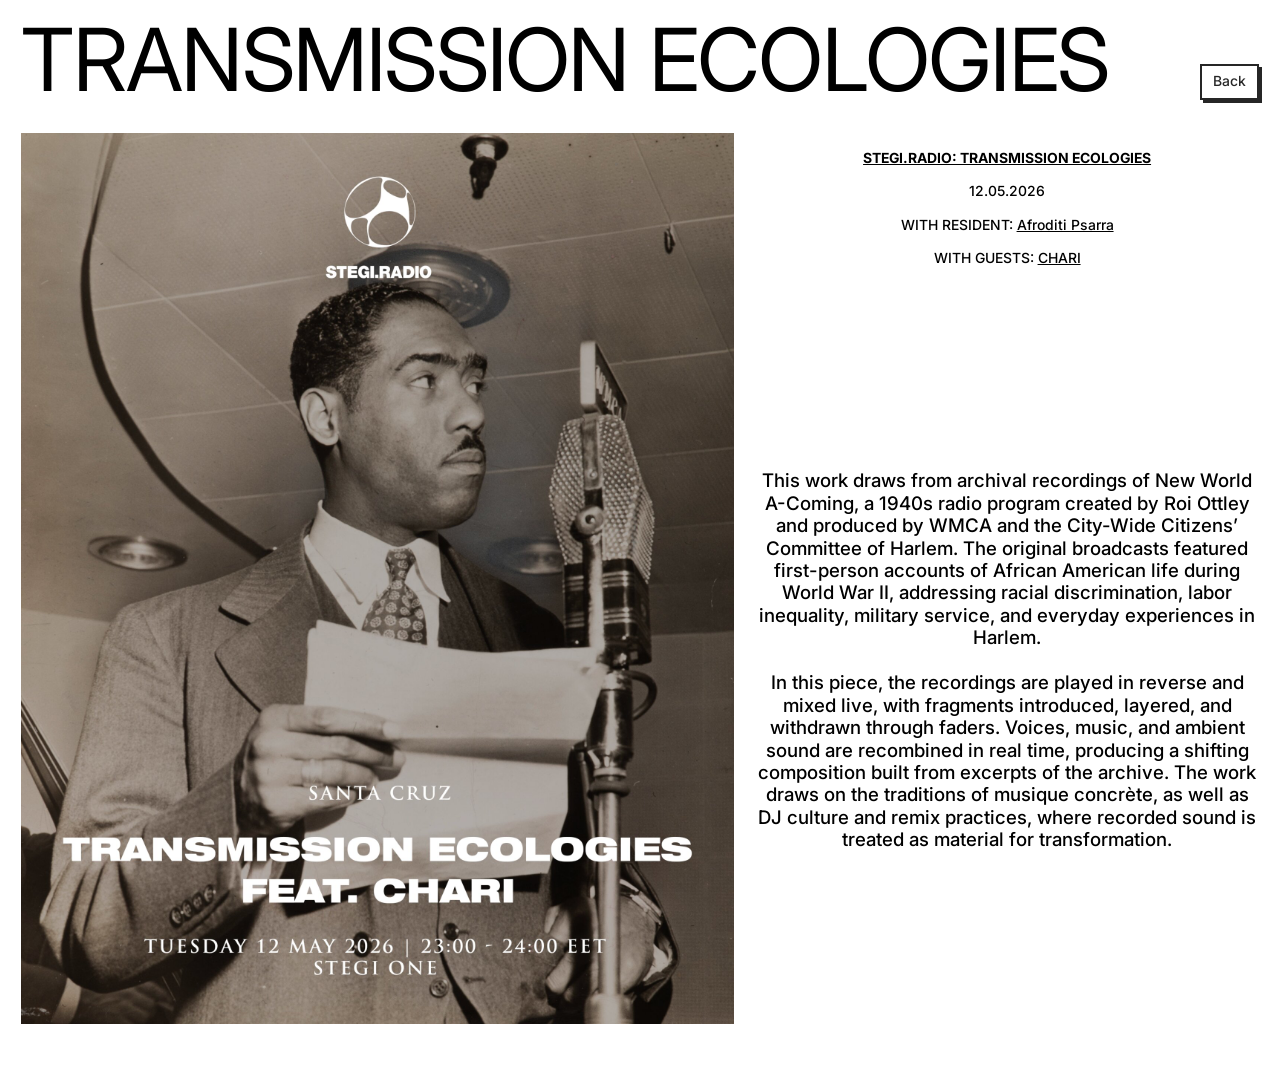
<file: transmission-ecologies/index.html>
<!DOCTYPE html>
<html lang="en">
<head>
	<meta charset="utf-8">
	<meta name="viewport" content="width=device-width, initial-scale=1">
	<title>Transmission Ecologies | CHARI</title>
	<meta name="description" content="CHARI Studio">
	<meta property="og:title" content="Transmission Ecologies | CHARI">
	<meta property="og:image" content="../media/og.jpg">
	<link rel="icon" href="../media/favicon.ico">
	<link rel="preconnect" href="https://fonts.googleapis.com">
	<link rel="preconnect" href="https://fonts.gstatic.com" crossorigin>
	<link rel="stylesheet" href="https://fonts.googleapis.com/css2?family=Inter:ital,wght@0,400;0,500;0,700;1,400;1,500;1,700&display=swap">
	<link rel="stylesheet" href="../assets/style.css">
</head>
<body class="project">
<main class="page">
<div class="project-title"><h1 style="font-size:calc(9rem * 0.9)"><b>TRANSMISSION ECOLOGIES</b></h1><a class="button-5" href="../">Back</a></div>
<br><br>
<div class="cols center">
	<div style="--span:7"><img class="media zoomable" src="../media/transmission-chari.jpg" alt="CHARI" loading="lazy"></div>
	<div style="--span:5" class="copy">
		<br>
		<b><a href="https://stegi.radio/podcasts/transmission-ecologies" target="_blank" rel="noopener">STEGI.RADIO: TRANSMISSION ECOLOGIES</a></b><br><br>
		12.05.2026<br><br>
		WITH RESIDENT: <a href="http://www.afroditipsarra.com" target="_blank" rel="noopener">Afroditi Psarra</a><br><br>
		WITH GUESTS: <a href="https://stegi.radio/artist/chari" target="_blank" rel="noopener">CHARI</a><br><br>
		<iframe width="100%" height="166" scrolling="no" frameborder="no" allow="autoplay; encrypted-media" title="Transmission Ecologies on SoundCloud" src="https://w.soundcloud.com/player/?url=https%3A//api.soundcloud.com/tracks/soundcloud%253Atracks%253A2321075900&amp;color=%23030100&amp;auto_play=false&amp;hide_related=false&amp;show_comments=true&amp;show_user=true&amp;show_reposts=false&amp;show_teaser=true"></iframe>
		<br><br>
		<span class="fs" style="--s:1.34;display:block">This work draws from archival recordings of New World A-Coming, a 1940s radio program created by Roi Ottley and produced by WMCA and the City-Wide Citizens’ Committee of Harlem. The original broadcasts featured first-person accounts of African American life during World War II, addressing racial discrimination, labor inequality, military service, and everyday experiences in Harlem.<br><br>
		In this piece, the recordings are played in reverse and mixed live, with fragments introduced, layered, and withdrawn through faders. Voices, music, and ambient sound are recombined in real time, producing a shifting composition built from excerpts of the archive. The work draws on the traditions of musique concrète, as well as DJ culture and remix practices, where recorded sound is treated as material for transformation.</span>
	</div>
</div>
<br><br>

</main>
	<script src="../assets/site.js"></script>
</body>
</html>
</file>
<file: assets/style.css>
/* CHARI STUDIO, recreated from the Cargo site */

/* Cargo scales everything from a viewport-relative root size. */
html {
	font-size: 0.8387vw;
	-webkit-text-size-adjust: 100%;
}
@media (max-width: 768px) {
	html { font-size: 1.85vw; }
}

*, *::before, *::after { box-sizing: border-box; }

body {
	margin: 0;
	background: #ffffff;
	color: #000000;
	font-family: "Inter", "Helvetica Neue", Helvetica, Arial, sans-serif;
	font-size: 1.3rem;
	font-weight: 500;
	line-height: 1.2;
	-webkit-font-smoothing: antialiased;
	text-rendering: optimizeLegibility;
}

a { color: inherit; text-decoration: none; }
a:active { opacity: 0.7; }

h1 {
	font-weight: 400;
	margin: 0;
	font-size: 9rem;
	line-height: 0.9;
	letter-spacing: -0.02em;
}
h2 {
	font-weight: 500;
	margin: 0;
	color: rgba(0, 0, 0, 0.75);
	font-size: 2rem;
	line-height: 1.2;
}
h1 b { font-weight: 400; }
hr { background: #000; border: 0; height: 1px; margin: 0.5em 0; }

.page { padding: 2rem; min-height: 100vh; }

/* font-scale helper, as Cargo's --font-scale */
.fs { font-size: calc(var(--s, 1) * 1em); }

/* ---- Columns (Cargo column-set: 12 columns) ---- */
.cols {
	display: grid;
	grid-template-columns: repeat(12, minmax(0, 1fr));
	column-gap: var(--gutter, 2rem);
	row-gap: 1rem;
	align-items: start;
}
.cols > * { grid-column: span var(--span, 12); min-width: 0; }
@media (max-width: 768px) {
	.cols { grid-template-columns: 1fr; }
	.cols > * { grid-column: auto; }
	.cols > :empty { display: none; }
}

.right { text-align: right; }
.center { text-align: center; }
.left { text-align: left; }

/* ---- Media ---- */
img, video { display: block; max-width: 100%; height: auto; }
.media { width: 100%; }
.zoomable { cursor: zoom-in; }
.embed { position: relative; width: 100%; aspect-ratio: 16 / 9; }
.embed iframe { position: absolute; inset: 0; width: 100%; height: 100%; border: 0; }

.caption-small { font-size: 0.71em; }

/* ---- Buttons ---- */
.button-5 {
	display: inline-block;
	font-size: 1.3rem;
	font-weight: 500;
	color: rgba(0, 0, 0, 0.85);
	border: 0.2rem solid rgba(0, 0, 0, 0.85);
	padding: 0.7rem 1rem;
	background: #fff;
	filter: drop-shadow(0.3rem 0.3rem 0 rgba(0, 0, 0, 0.85));
	line-height: 1.2;
	vertical-align: middle;
	letter-spacing: 0;
}
h1 .button-5 { font-weight: 500; }
.button-7 {
	display: inline-block;
	font-size: 1.3rem;
	font-weight: 500;
	color: #ff0000;
	border: 0.2rem solid #ff0000;
	border-radius: 999rem;
	padding: 0.6rem 1.4rem 0.6rem 1.3rem;
	background: #fff;
	filter: drop-shadow(0.4rem 0.4rem 0 #ff0000);
}

/* ---- Project pages ---- */
.project-title { display: flex; justify-content: space-between; align-items: flex-end; flex-wrap: wrap; gap: 1rem; }
.project .copy a { text-decoration: underline; }
.project .year { margin-top: 1em; }
.stack > * + * { margin-top: 1rem; }

/* ---- Galleries ---- */
.grid-gallery {
	display: grid;
	grid-template-columns: repeat(3, minmax(0, 1fr));
	gap: 1rem;
	align-items: start;
}
@media (max-width: 768px) { .grid-gallery { grid-template-columns: 1fr; } }

.slideshow { position: relative; width: 100%; overflow: hidden; user-select: none; }
.slideshow .slide { display: none; width: 100%; }
.slideshow .slide.on { display: block; }
.slideshow .zone { position: absolute; top: 0; bottom: 0; width: 50%; z-index: 2; }
.slideshow .zone.prev { left: 0; cursor: w-resize; }
.slideshow .zone.next { right: 0; cursor: e-resize; }
.slideshow .nav {
	position: absolute; top: 50%; transform: translateY(-50%); z-index: 3;
	width: 30px; height: 30px; border-radius: 50%; border: 0;
	background: rgba(87, 87, 87, 0.35); color: rgba(255, 255, 255, 0.9);
	font-size: 16px; line-height: 30px; cursor: pointer; padding: 0;
}
.slideshow .nav.prev { left: 15px; }
.slideshow .nav.next { right: 15px; }

/* ---- Lightbox (Cargo quick view) ---- */
.lightbox {
	position: fixed; inset: 0; z-index: 100; background: #000;
	display: none; align-items: center; justify-content: center; padding: 3rem;
	cursor: zoom-out;
}
.lightbox.open { display: flex; }
.lightbox img { max-width: 100%; max-height: 100%; width: auto; height: auto; object-fit: contain; }
.lightbox .close {
	position: absolute; top: 15px; right: 20px; color: #fff; background: none; border: 0;
	font-size: 28px; cursor: pointer;
}
.lightbox .lb-nav {
	position: absolute; top: 50%; transform: translateY(-50%);
	width: 30px; height: 30px; border-radius: 50%; border: 0;
	background: rgba(87, 87, 87, 0.35); color: rgba(255, 255, 255, 0.9); cursor: pointer;
}
.lightbox .lb-prev { left: 20px; }
.lightbox .lb-next { right: 20px; }

/* ---- Home ---- */
body.home { background: #000; color: #fff; }
#backdrop { position: fixed; inset: 0; width: 100vw; height: 100vh; z-index: 0; display: block; }
#bgvideo { position: fixed; inset: 0; width: 100vw; height: 100vh; z-index: 0; display: block; object-fit: cover; max-width: none; background: #000; }
.home .page { position: relative; z-index: 1; padding-top: 1.8rem; }
.home .wordmark { font-weight: 700; font-size: 3.4rem; line-height: 1; letter-spacing: -0.01em; }
.home .nav-small { font-size: 0.87rem; margin-top: 4.5rem; line-height: 1.4; }
.home .label { font-size: 0.85rem; }
.home .artworks { font-size: 0.85rem; line-height: 1.85; }
.home .artworks .label { margin-top: 2.6rem; margin-bottom: 1.9rem; }
.home .soundwork { margin-top: 16rem; }
.home .soundwork .label { margin-bottom: 1.6rem; }
@media (max-width: 768px) {
	.home .artworks { text-align: left; }
	.home .soundwork { margin-top: 4rem; }
}

/* ---- Audio player (Cargo audio-player) ---- */
.player {
	display: flex; align-items: stretch;
	width: 32rem; max-width: 100%; height: 3.3rem;
	font-size: 1.2rem; font-weight: 400;
	border: 1px solid rgba(0, 0, 0, 0.2);
	border-radius: 10em; overflow: hidden; position: relative;
	margin: 0 0 0.6rem auto;
	background: rgba(255, 255, 255, 0);
	color: #F8F8FF;
}
.player .btn {
	width: 3.15em; flex: none; border: 0; background: none; cursor: pointer;
	display: inline-flex; align-items: center; justify-content: center;
	border-right: 1px solid rgba(0, 0, 0, 0.2); padding: 0 0 0 0.3em; position: relative; z-index: 1;
}
.player .btn svg { width: 0.85em; height: 0.85em; fill: #7CFC00; }
.player .track { position: relative; flex: 1; cursor: ew-resize; }
.player .buffer, .player .progress { position: absolute; top: 0; bottom: 0; left: 0; width: 0; }
.player .buffer { background: rgba(0, 0, 0, 0.03); }
.player .progress { background: rgba(0, 255, 0, 0.25); }
.player .lbl {
	position: relative; z-index: 1; height: 100%; display: flex; align-items: center;
	justify-content: flex-end; padding: 0 1.2em 0 1em; white-space: nowrap; overflow: hidden; text-overflow: ellipsis;
	pointer-events: none;
}
.home .player { border-color: rgba(255, 255, 255, 0.18); background: rgba(0, 0, 0, 0.12); margin-left: 0; }
.home .player .btn { border-right-color: rgba(255, 255, 255, 0.18); }
@media (max-width: 768px) { .player { width: 100%; } }
</file>
